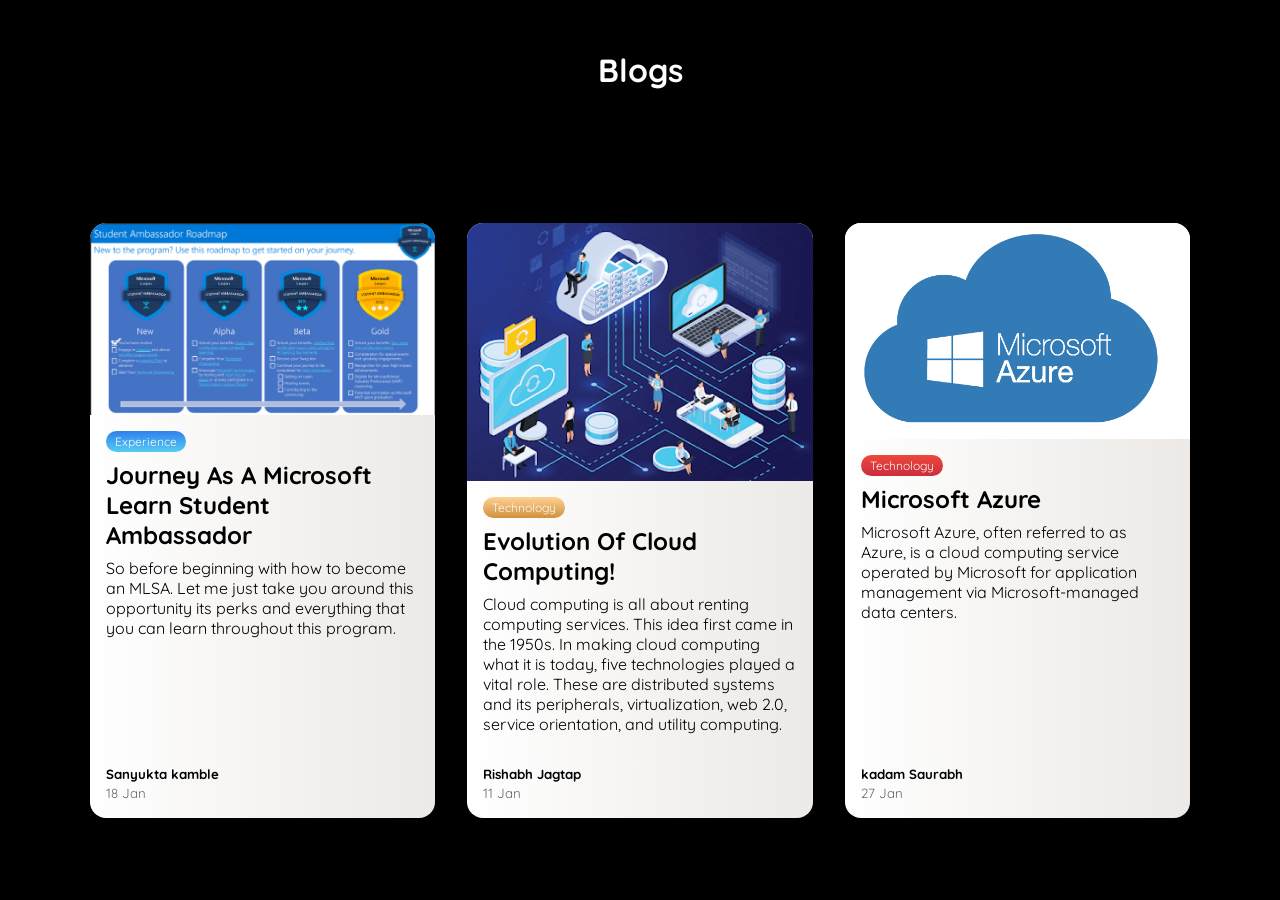
<file: docs/Blogs/index.html>
<!DOCTYPE html>
<html lang="en" >
<head>
  <meta charset="UTF-8">
  <title>MLSAC BLOG</title>
  <link rel="stylesheet" href="./style.css">

</head>
<body>
<!-- partial:index.partial.html -->
<div class="heading">
    <h1>Blogs</h1>

</div>
<div class="container">
  <div class="card">
    <div class="card__header">
      <img src="../Blogs/img/sayuta.png" alt="card__image" class="card__image" width="600">
    </div>
    <div class="card__body">
      <span class="tag tag-blue">Experience</span>
      <h4>Journey as a Microsoft Learn Student Ambassador</h4>
      <p>So before beginning with how to become an MLSA. Let me just take you around this opportunity its perks and everything that you can learn throughout this program.</p>
    </div>
    <div class="card__footer">
      <div class="user">
        <!-- <img src="" alt="user__image" class="user__image"> -->
        <div class="user__info">
          <h5>Sanyukta kamble</h5>
          <small>18 Jan</small>
        </div>
      </div>
    </div>
  </div>
  <div class="card">
    <div class="card__header">
      <img src="../assets/img/Evolution of Cloud Computing.png" alt="card__image" class="card__image" width="600">
    </div>
    <div class="card__body">
      <span class="tag tag-brown">Technology</span>
      <h4>Evolution of Cloud Computing!</h4>
      <p>Cloud computing is all about renting computing services. This idea first came in the 1950s. In making cloud computing what it is today, five technologies played a vital role. These are distributed systems and its peripherals, virtualization, web 2.0, service orientation, and utility computing.</p>
    </div>
    <div class="card__footer">
      <div class="user">
        <!-- <img src="https://i.pravatar.cc/40?img=2" alt="user__image" class="user__image"> -->
        <div class="user__info">
          <h5>Rishabh Jagtap</h5>
          <small>11 Jan</small>
        </div>
      </div>
    </div>
  </div>
  <div class="card">
    <div class="card__header">
      <img src="../Blogs/img/azure.png" alt="card__image" class="card__image" width="600">
    </div>
    <div class="card__body">
      <span class="tag tag-red">Technology</span>
      <h4>Microsoft Azure</h4>
      <p>Microsoft Azure, often referred to as Azure, is a cloud computing service operated by Microsoft for application management via Microsoft-managed data centers.</p>
    </div>
    <div class="card__footer">
      <div class="user">
        <!-- <img src="https://i.pravatar.cc/40?img=3" alt="user__image" class="user__image"> -->
        <div class="user__info">
          <h5>kadam Saurabh</h5>
          <small>27 Jan</small>
        </div>
      </div>
    </div>
  </div>
</div>
<!-- partial -->
  
</body>
</html>
</file>
<file: docs/Blogs/style.css>
@import url("https://fonts.googleapis.com/css2?family=Quicksand:wght@300..700&display=swap");

*,
*::before,
*::after {
  box-sizing: border-box;
  padding: 0;
  margin: 0;
}

body {
  font-family: "Quicksand", sans-serif;
  display: grid;
  place-items: center;
  height: 100vh;
  background: #000000;  

}
.heading{
    align-items: center;
    color: white;
    font-style: normal;
}
.container {
  display: flex;
  flex-wrap: wrap;
  justify-content: center;
  max-width: 1200px;
  margin-block: 2rem;
  gap: 2rem;
}

img {
  max-width: 100%;
  display: block;
  object-fit: cover;
}

.card {
  display: flex;
  flex-direction: column;
  width: clamp(20rem, calc(20rem + 2vw), 22rem);
  overflow: hidden;
  box-shadow: 0 .1rem 1rem rgba(0, 0, 0, 0.1);
  border-radius: 1em;
  background: #ECE9E6;
background: linear-gradient(to right, #FFFFFF, #ECE9E6);

}



.card__body {
  padding: 1rem;
  display: flex;
  flex-direction: column;
  gap: .5rem;
}


.tag {
  align-self: flex-start;
  padding: .25em .75em;
  border-radius: 1em;
  font-size: .75rem;
}

.tag + .tag {
  margin-left: .5em;
}

.tag-blue {
  background: #56CCF2;
background: linear-gradient(to bottom, #2F80ED, #56CCF2);
  color: #fafafa;
}

.tag-brown {
  background: #D1913C;
background: linear-gradient(to bottom, #FFD194, #D1913C);
  color: #fafafa;
}

.tag-red {
  background: #cb2d3e;
background: linear-gradient(to bottom, #ef473a, #cb2d3e);
  color: #fafafa;
}

.card__body h4 {
  font-size: 1.5rem;
  text-transform: capitalize;
}

.card__footer {
  display: flex;
  padding: 1rem;
  margin-top: auto;
}

.user {
  display: flex;
  gap: .5rem;
}

.user__image {
  border-radius: 50%;
}

.user__info > small {
  color: #666;
}
</file>
